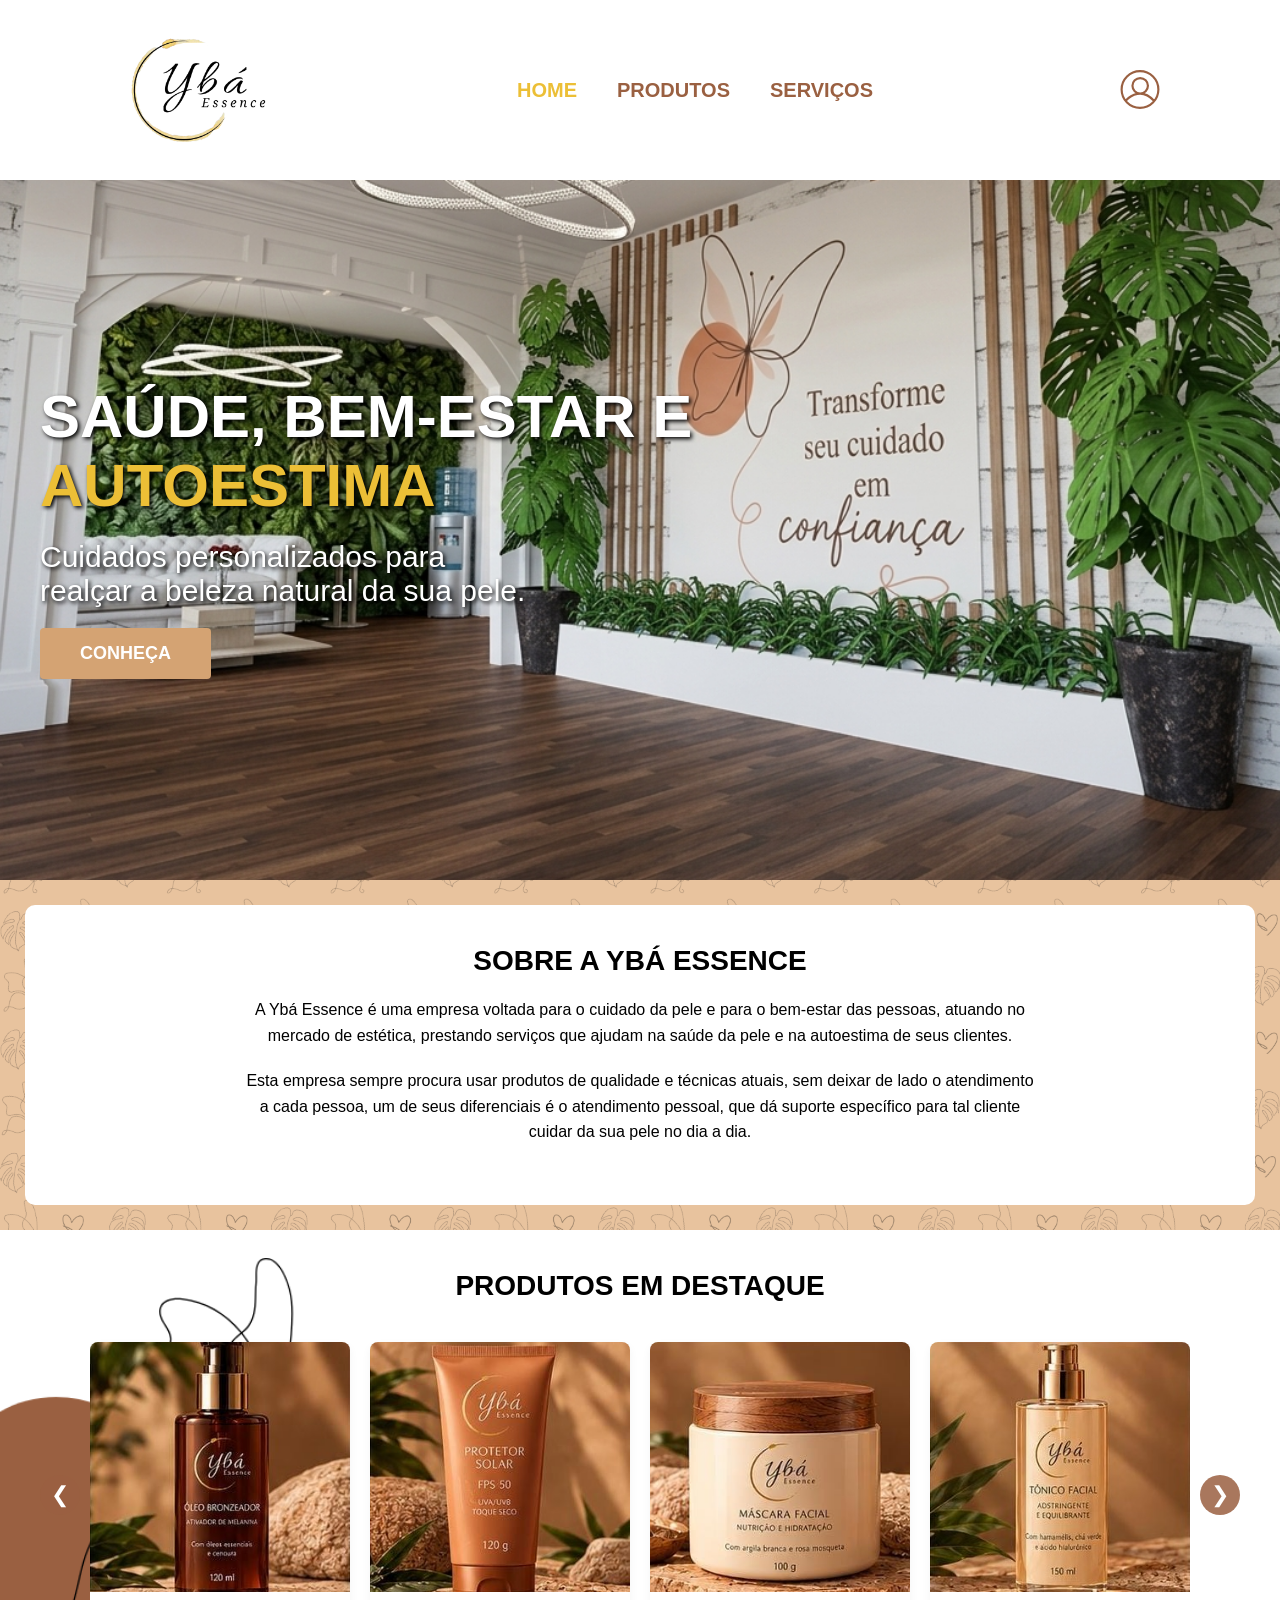
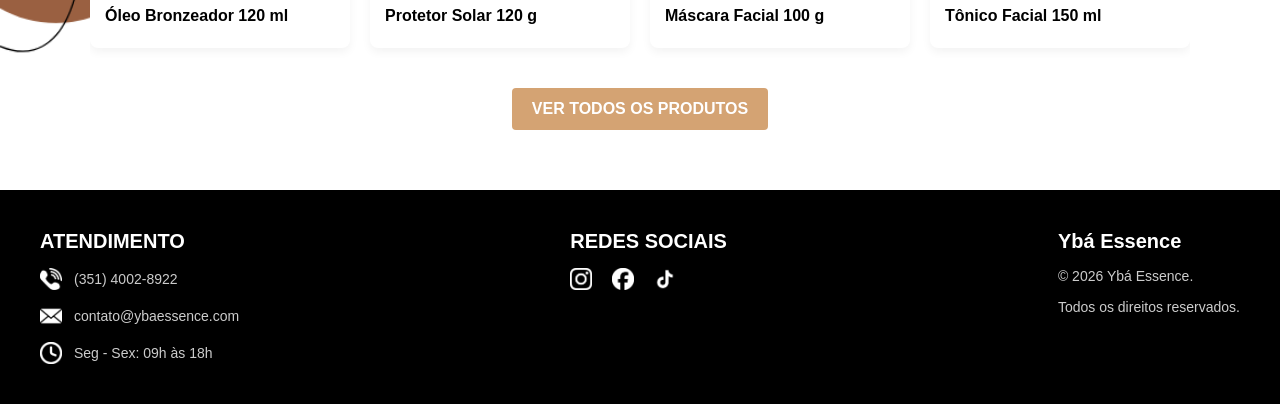
<file: index.html>
<!DOCTYPE html>
<html>

<head>
    <meta charset="UTF-8">
    <meta name="viewport" content="width=device-width, initial-scale=1.0">
    <title>Ybá Essence | Home</title>
    <link rel="stylesheet" href="css/style.css">
</head>

<body>
    <header>
        <img id="logo" src="assets/Logo.png" alt="Logo da marca">
        <nav>
            <a href="index.html" class="atual">HOME</a>
            <a href="produtos.html">PRODUTOS</a>
            <a href="servicos.html">SERVIÇOS</a>
        </nav>
        <img id="user" src="assets/Ícone - Usuário.svg" alt="User">
    </header>

    <main>
        <section id="banner">
            <h1>SAÚDE, BEM-ESTAR E <span class="destaque">AUTOESTIMA</span></h1>
            <p>
                Cuidados personalizados para realçar a beleza natural da sua pele.
            </p>
            <a class="botao" href="produtos.html">CONHEÇA</a>
        </section>

        <section id="sobre">
            <h2>SOBRE A YBÁ ESSENCE</h2>
            <p>
                A Ybá Essence é uma empresa voltada para o cuidado da pele e para o bem-estar das pessoas,
                atuando no mercado de estética, prestando serviços que ajudam na saúde da pele e na autoestima
                de seus clientes.
            </p>
            <p>
                Esta empresa sempre procura usar produtos de qualidade e técnicas atuais, sem deixar de lado o
                atendimento a cada pessoa, um de seus diferenciais é o atendimento pessoal, que dá suporte
                específico para tal cliente cuidar da sua pele no dia a dia.
            </p>
        </section>
        <section id="back">
            <section id="produto">
                <h2>PRODUTOS EM DESTAQUE</h2>
                <div class="carrossel-wrapper">
                    <button class="btn-carrossel prev" id="btnPrev">&#10094;</button>
                    <div class="cards-carrossel" id="carrosselCards">
                        <div class="roupas">
                            <img src="assets/products/produto1.jpeg" alt="Óleo Bronzeador 120 ml">
                            <h3>Óleo Bronzeador 120 ml</h3>
                        </div>
                        <div class="roupas">
                            <img src="assets/products/produto2.jpeg" alt="Protetor Solar 120 g">
                            <h3>Protetor Solar 120 g</h3>
                        </div>
                        <div class="roupas">
                            <img src="assets/products/produto3.jpeg" alt="Máscara Facial 100 g">
                            <h3>Máscara Facial 100 g</h3>
                        </div>
                        <div class="roupas">
                            <img src="assets/products/produto4.jpeg" alt="Tônico Facial 150 ml">
                            <h3>Tônico Facial 150 ml</h3>
                        </div>
                        <div class="roupas">
                            <img src="assets/products/produto5.jpeg" alt="Creme Esfoliante Corporal 300 g">
                            <h3>Creme Esfoliante Corporal 300 g</h3>
                        </div>
                    </div>
                    <button class="btn-carrossel next" id="btnNext">&#10095;</button>
                </div>
                <a href="produtos.html" class="botao">VER TODOS OS PRODUTOS</a>
            </section>
        </section>

        <!-- Script para carrossel automático -->
        <script>
            const carrossel = document.getElementById('carrosselCards');
            const btnNext = document.getElementById('btnNext');
            const btnPrev = document.getElementById('btnPrev');

            function girarCarrossel() {
                const larguraCard = carrossel.querySelector('.roupas').offsetWidth + 20;
                if (carrossel.scrollLeft + carrossel.clientWidth >= carrossel.scrollWidth - 10) {
                    carrossel.scrollTo({ left: 0, behavior: 'smooth' });
                } else {
                    carrossel.scrollBy({ left: larguraCard, behavior: 'smooth' });
                }
            }

            let interval = setInterval(girarCarrossel, 3000);

            carrossel.addEventListener('mouseenter', () => clearInterval(interval));
            carrossel.addEventListener('mouseleave', () => interval = setInterval(girarCarrossel, 3000));

            btnNext.addEventListener('click', () => {
                const larguraCard = carrossel.querySelector('.roupas').offsetWidth + 20;
                carrossel.scrollBy({ left: larguraCard, behavior: 'smooth' });
            });

            btnPrev.addEventListener('click', () => {
                const larguraCard = carrossel.querySelector('.roupas').offsetWidth + 20;
                carrossel.scrollBy({ left: -larguraCard, behavior: 'smooth' });
            });
        </script>
    </main>

    <footer>
        <div class="rodape">
            <div class="atendimento">
                <h3>ATENDIMENTO</h3>
                <div class="item">
                    <img src="assets/TelefoneB.png" alt="Telefone">
                    <p>(351) 4002-8922</p>
                </div>
                <div class="item">
                    <img src="assets/EmailB.png" alt="Email">
                    <p>contato@ybaessence.com</p>
                </div>
                <div class="item">
                    <img src="assets/RelógioB.png" alt="Horário">
                    <p>Seg - Sex: 09h às 18h</p>
                </div>
            </div>
            <div class="redes">
                <h3>REDES SOCIAIS</h3>
                <div class="icones">
                    <img src="assets/Instagram.png" alt="Instagram">
                    <img src="assets/Facebook.png" alt="Facebook">
                    <img src="assets/TikTok.png" alt="TikTok">
                </div>
            </div>
            <div class="moda">
                <h3>Ybá Essence</h3>
                <p>© 2026 Ybá Essence.</p>
                <p>Todos os direitos reservados.</p>
            </div>
        </div>
    </footer>
</body>

</html>
</file>
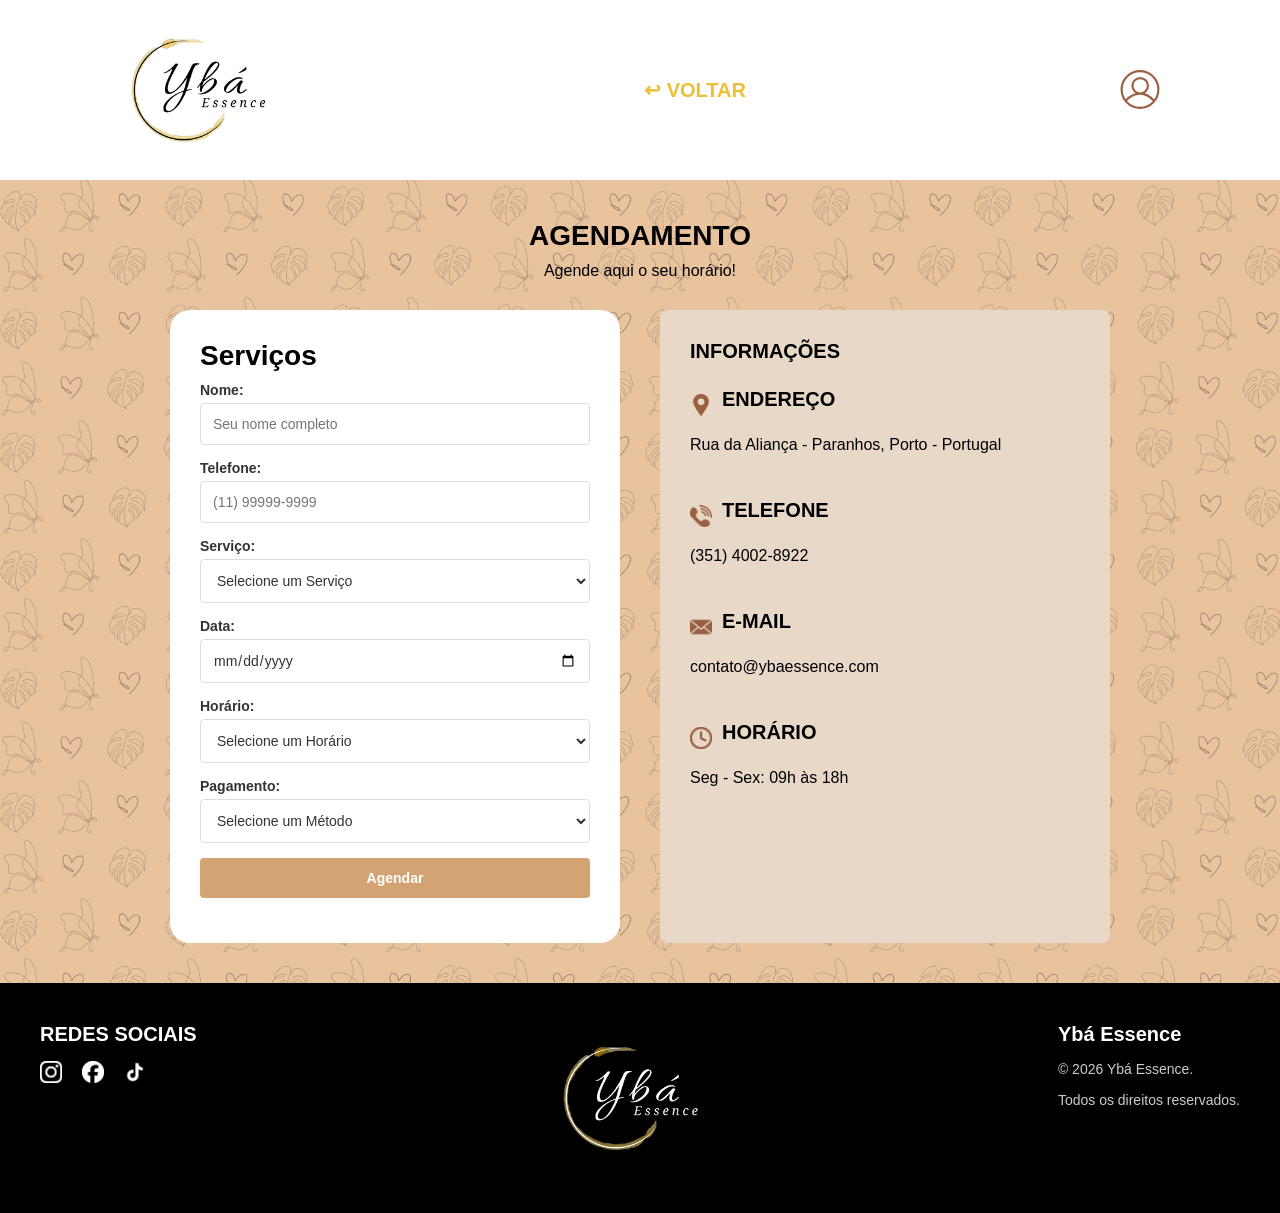
<file: agendamento.html>
<!DOCTYPE html>
<html>

<head>
    <meta charset="UTF-8">
    <meta name="viewport" content="width=device-width, initial-scale=1.0">
    <title>Ybá Essence | Agendamento</title>
    <link rel="stylesheet" href="css/style.css">
</head>

<body>
    <header>
        <img id="logo" src="assets/Logo.png" alt="Logo da marca">
        <nav class="agendamento-nav">
            <a href="servicos.html" class="atual">↩ VOLTAR</a>
        </nav>
        <img id="user" src="assets/Ícone - Usuário.svg" alt="User">
    </header>

    <main>
        <section id="contato">
            <h2>AGENDAMENTO</h2>
            <p>Agende aqui o seu horário!</p>

            <section id="container">
                <form>
                    <h2>Serviços</h2>

                    <label for="nome">Nome:</label>
                    <input type="text" name="nome" placeholder="Seu nome completo">

                    <label for="telefone">Telefone:</label>
                    <input type="tel" name="telefone" placeholder="(11) 99999-9999">

                    <label for="servico">Serviço:</label>
                    <select id="servico" name="servico">
                        <option value="" disabled selected>Selecione um Serviço</option>
                        <option>Bronzeamento Abrasileirado</option>
                        <option>Depilação Brasileira</option>
                        <option>Drenagem Linfática</option>
                        <option>Esfoliação Corporal</option>
                        <option>Limpeza Corporal</option>
                        <option>Limpeza Facial</option>
                        <option>Massagem</option>
                    </select>

                    <label for="data">Data:</label>
                    <input type="date" id="data" name="data">

                    <label for="horario">Horário:</label>
                    <select id="horario" name="horario">
                        <option value="" disabled selected>Selecione um Horário</option>
                        <option>09:00</option>
                        <option>10:00</option>
                        <option>11:00</option>
                        <option>12:00</option>
                        <option>13:00</option>
                        <option>14:00</option>
                        <option>15:00</option>
                        <option>16:00</option>
                        <option>17:00</option>
                    </select>

                    <label for="pagamento">Pagamento:</label>
                    <select id="pagamento" name="pagamento">
                        <option value="" disabled selected>Selecione um Método</option>
                        <option>PIX</option>
                        <option>Cartão de Crédito</option>
                        <option>Cartão de Débito</option>
                    </select>

                    <input type="submit" value="Agendar" class="botao">
                </form>

                <div id="info">
                    <h3>INFORMAÇÕES</h3>
                    <div id="item">
                        <img src="assets/Localização.png" alt="Localização">
                        <h3>ENDEREÇO</h3>
                    </div>
                    <p>Rua da Aliança - Paranhos, Porto - Portugal</p>

                    <div id="item">
                        <img src="assets/Telefone.png" alt="Localização">
                        <h3>TELEFONE</h3>
                    </div>
                    <p>(351) 4002-8922</p>

                    <div id="item">
                        <img src="assets/Email.png" alt="Localização">
                        <h3>E-MAIL</h3>
                    </div>
                    <p>contato@ybaessence.com</p>

                    <div id="item">
                        <img src="assets/Relógio.png" alt="Localização">
                        <h3>HORÁRIO</h3>
                    </div>
                    <p>Seg - Sex: 09h às 18h</p>
                </div>
            </section>
        </section>
    </main>

    <footer>
        <div class="rodape">
            <div class="redes">
                <h3>REDES SOCIAIS</h3>
                <div class="icones">
                    <img src="assets/Instagram.png" alt="Instagram">
                    <img src="assets/Facebook.png" alt="Facebook">
                    <img src="assets/TikTok.png" alt="TikTok">
                </div>
            </div>
            <img id="logo" src="assets/LogoBranco.png" alt="Logo da marca">
            <div class="moda">
                <h3>Ybá Essence</h3>
                <p>© 2026 Ybá Essence.</p>
                <p>Todos os direitos reservados.</p>
            </div>
        </div>
    </footer>
</body>

</html>
</file>
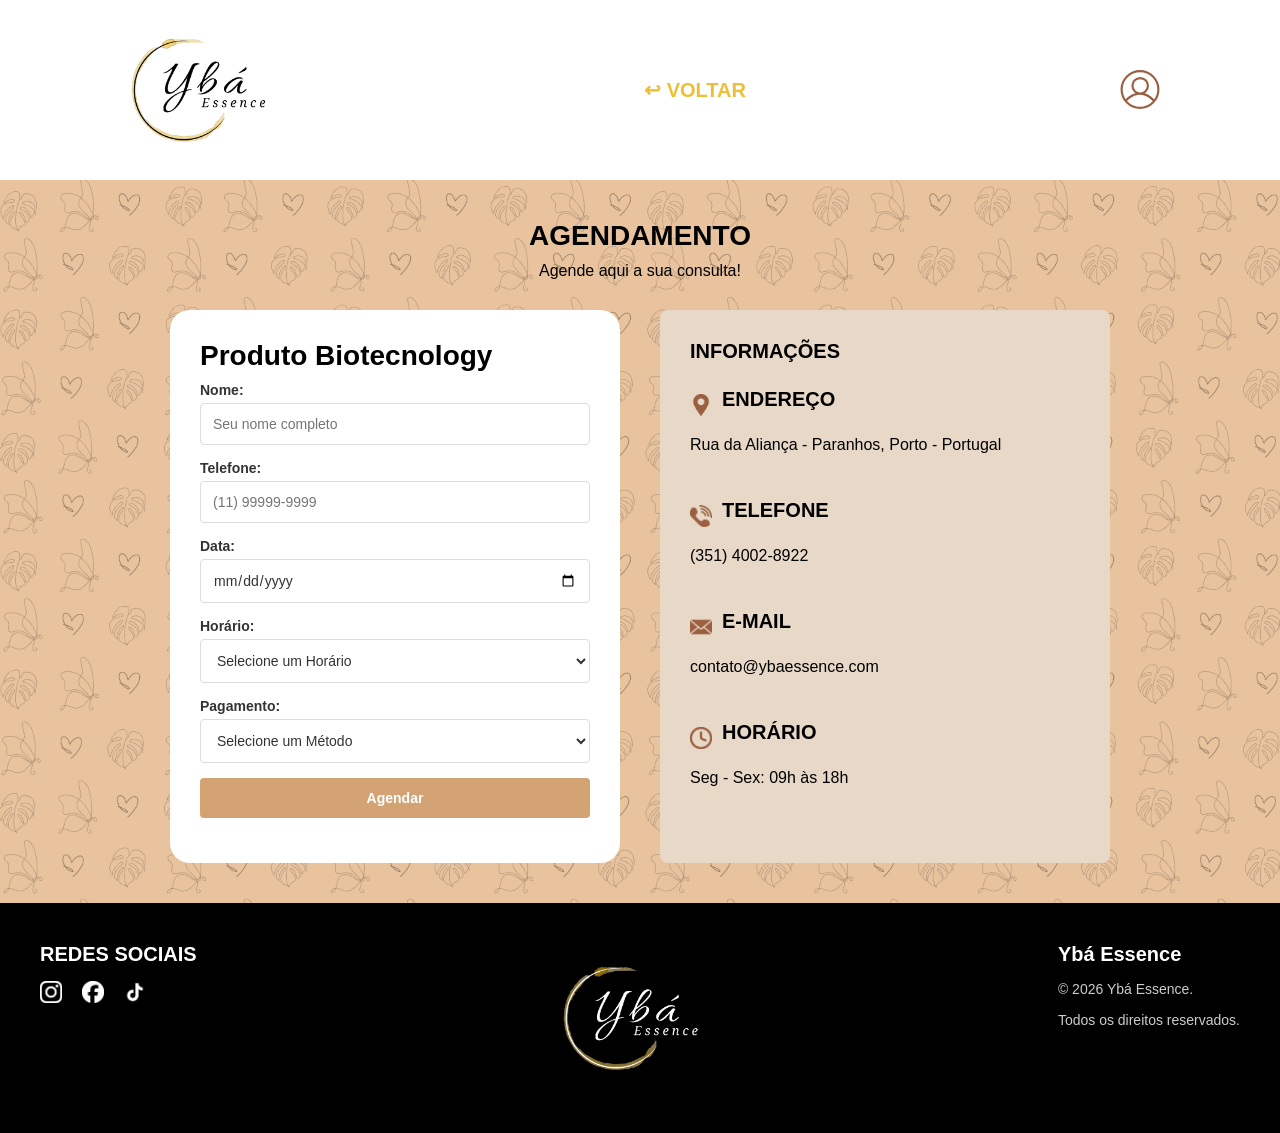
<file: agendamento_byo.html>
<!DOCTYPE html>
<html>

<head>
    <meta charset="UTF-8">
    <meta name="viewport" content="width=device-width, initial-scale=1.0">
    <title>Ybá Essence | Agendamento</title>
    <link rel="stylesheet" href="css/style.css">
</head>

<body>
    <header>
        <img id="logo" src="assets/Logo.png" alt="Logo da marca">
        <nav class="agendamento-nav">
            <a href="servicos.html" class="atual">↩ VOLTAR</a>
        </nav>
        <img id="user" src="assets/Ícone - Usuário.svg" alt="User">
    </header>

    <main>
        <section id="contato">
            <h2>AGENDAMENTO</h2>
            <p>Agende aqui a sua consulta!</p>

            <section id="container">
                <form>
                    <h2>Produto Biotecnology</h2>

                    <label for="nome">Nome:</label>
                    <input type="text" name="nome" placeholder="Seu nome completo">

                    <label for="telefone">Telefone:</label>
                    <input type="tel" name="telefone" placeholder="(11) 99999-9999">

                    <label for="data">Data:</label>
                    <input type="date" id="data" name="data">

                    <label for="horario">Horário:</label>
                    <select id="horario" name="horario">
                        <option value="" disabled selected>Selecione um Horário</option>
                        <option>09:00</option>
                        <option>10:00</option>
                        <option>11:00</option>
                        <option>12:00</option>
                        <option>13:00</option>
                        <option>14:00</option>
                        <option>15:00</option>
                        <option>16:00</option>
                        <option>17:00</option>
                    </select>

                    <label for="pagamento">Pagamento:</label>
                    <select id="pagamento" name="pagamento">
                        <option value="" disabled selected>Selecione um Método</option>
                        <option>PIX</option>
                        <option>Cartão de Crédito</option>
                        <option>Cartão de Débito</option>
                    </select>

                    <input type="submit" value="Agendar" class="botao">
                </form>

                <div id="info">
                    <h3>INFORMAÇÕES</h3>
                    <div id="item">
                        <img src="assets/Localização.png" alt="Localização">
                        <h3>ENDEREÇO</h3>
                    </div>
                    <p>Rua da Aliança - Paranhos, Porto - Portugal</p>

                    <div id="item">
                        <img src="assets/Telefone.png" alt="Localização">
                        <h3>TELEFONE</h3>
                    </div>
                    <p>(351) 4002-8922</p>

                    <div id="item">
                        <img src="assets/Email.png" alt="Localização">
                        <h3>E-MAIL</h3>
                    </div>
                    <p>contato@ybaessence.com</p>

                    <div id="item">
                        <img src="assets/Relógio.png" alt="Localização">
                        <h3>HORÁRIO</h3>
                    </div>
                    <p>Seg - Sex: 09h às 18h</p>
                </div>
            </section>
        </section>
    </main>

    <footer>
        <div class="rodape">
            <div class="redes">
                <h3>REDES SOCIAIS</h3>
                <div class="icones">
                    <img src="assets/Instagram.png" alt="Instagram">
                    <img src="assets/Facebook.png" alt="Facebook">
                    <img src="assets/TikTok.png" alt="TikTok">
                </div>
            </div>
            <img id="logo" src="assets/LogoBranco.png" alt="Logo da marca">
            <div class="moda">
                <h3>Ybá Essence</h3>
                <p>© 2026 Ybá Essence.</p>
                <p>Todos os direitos reservados.</p>
            </div>
        </div>
    </footer>
</body>

</html>
</file>
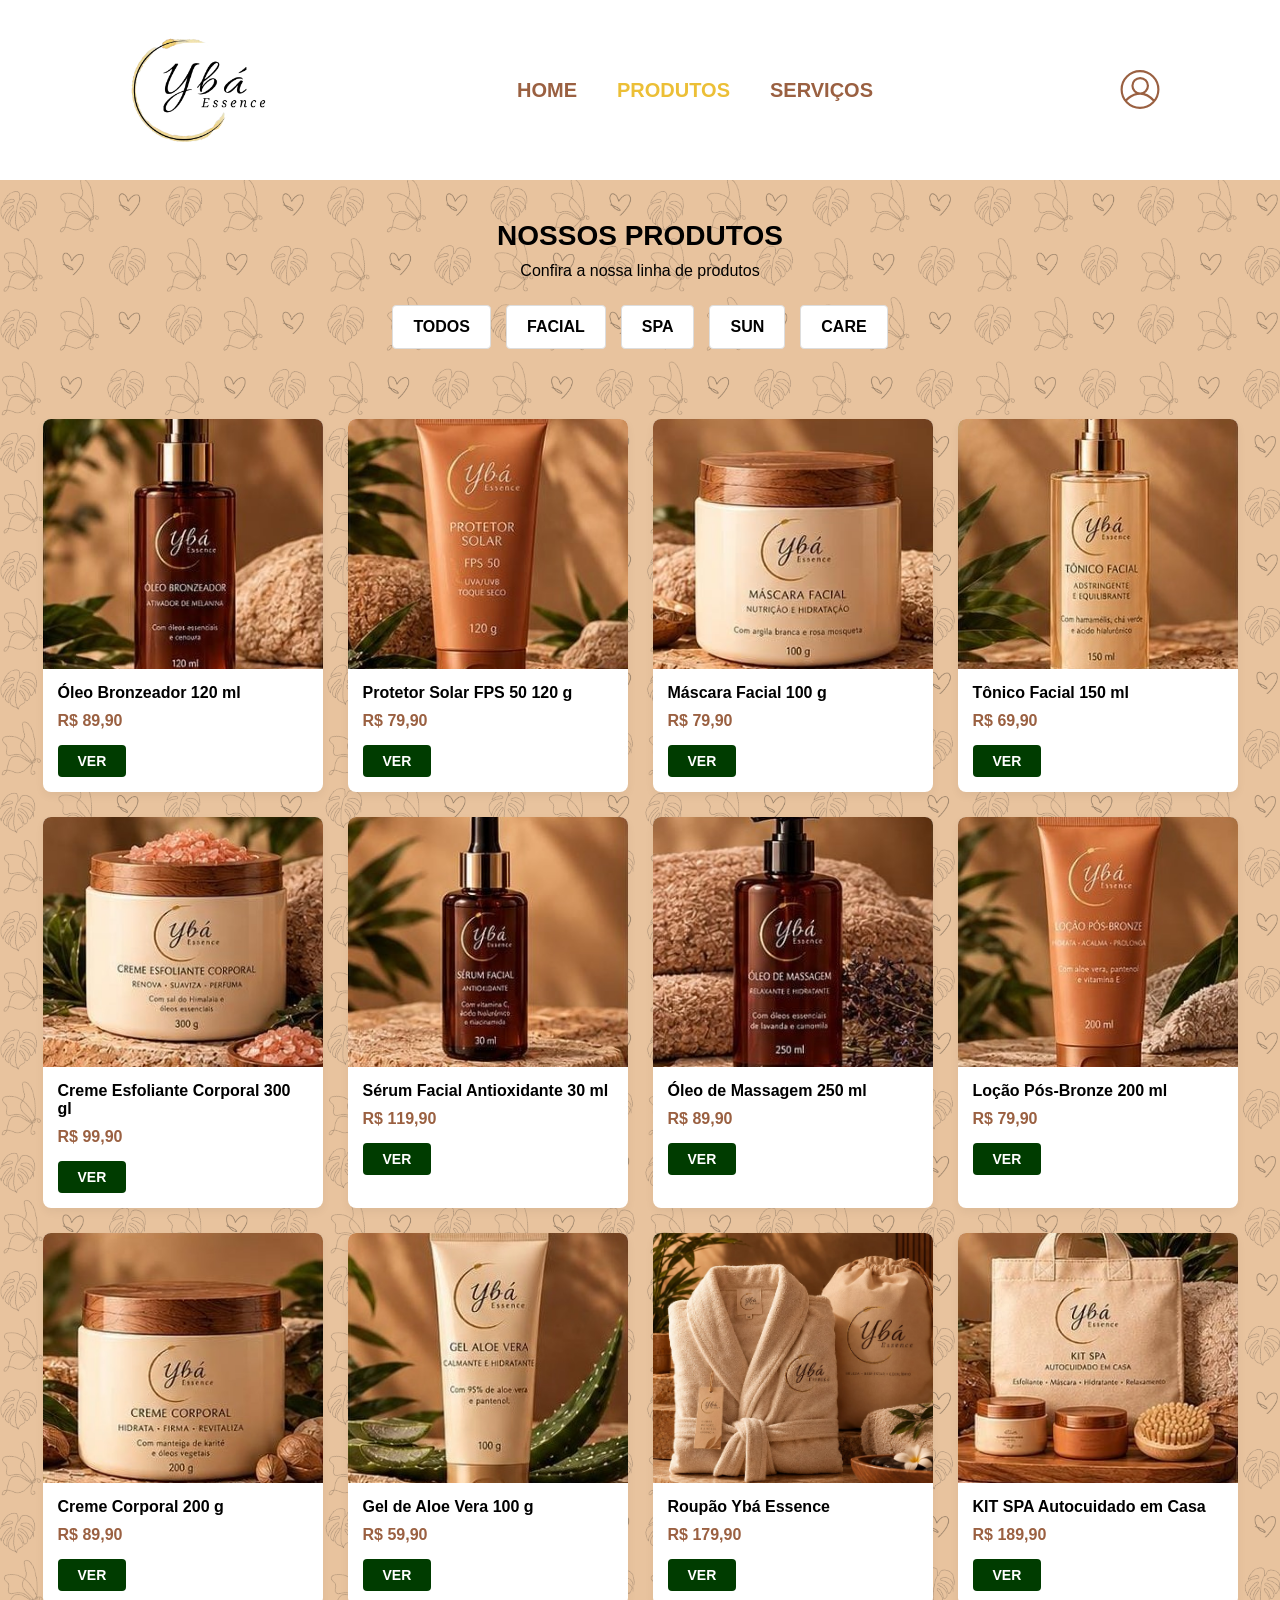
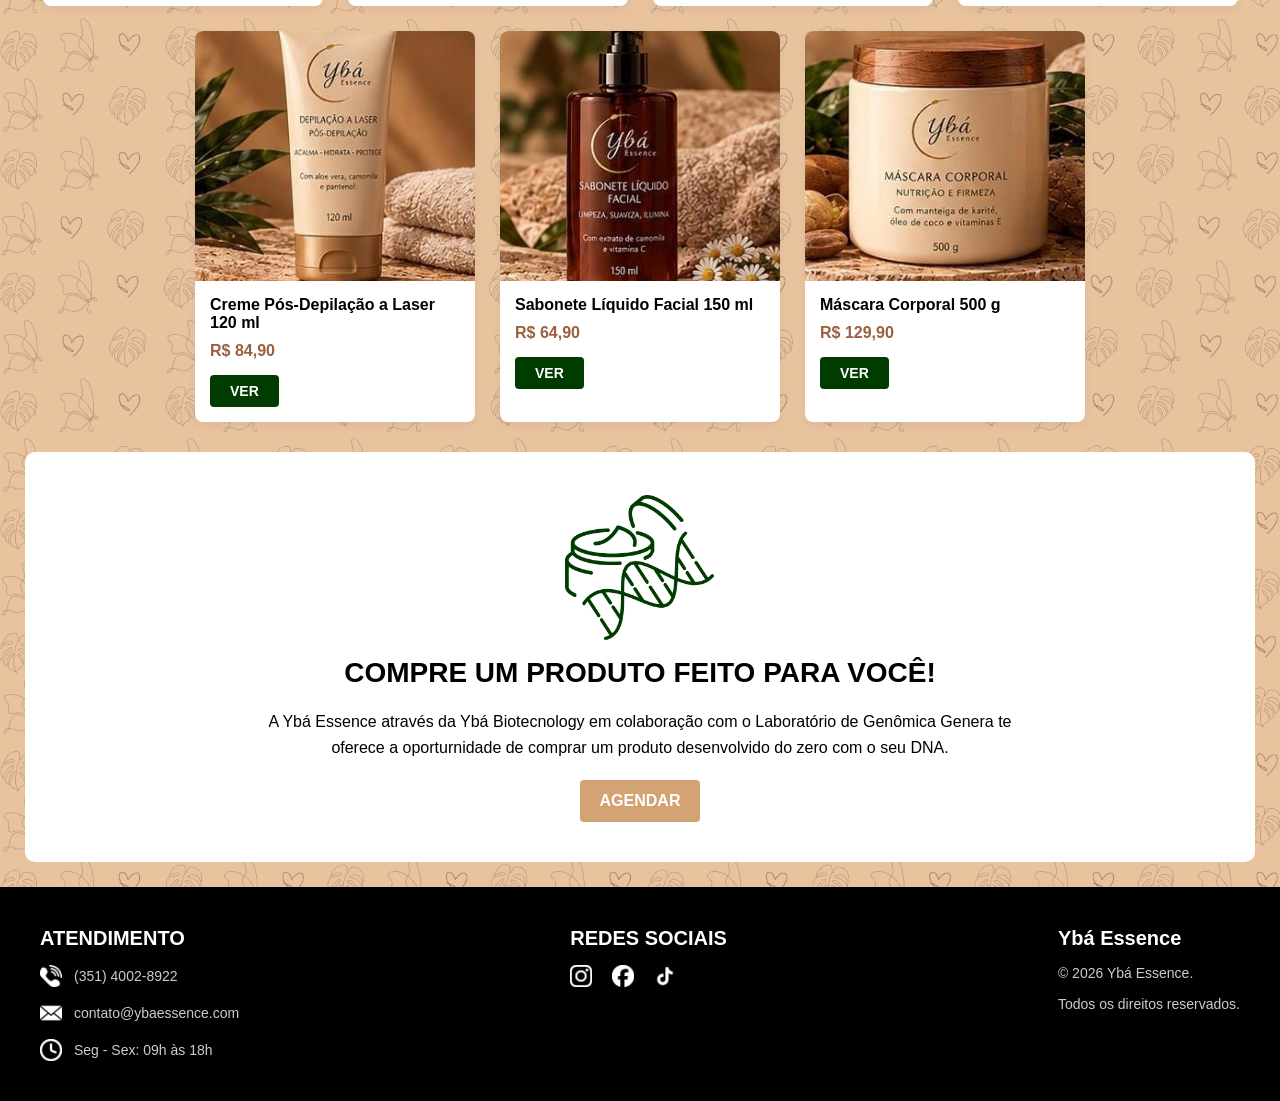
<file: produtos.html>
<!DOCTYPE html>
<html>

<head>
    <meta charset="UTF-8">
    <meta name="viewport" content="width=device-width, initial-scale=1.0">
    <title>Ybá Essence | Produtos</title>
    <link rel="stylesheet" href="css/style.css">
</head>

<body>
    <header>
        <img id="logo" src="assets/Logo.png" alt="Logo da marca">
        <nav>
            <a href="index.html">HOME</a>
            <a href="produtos.html" class="atual">PRODUTOS</a>
            <a href="servicos.html">SERVIÇOS</a>
        </nav>
        <img id="user" src="assets/Ícone - Usuário.svg" alt="User">
    </header>

    <main>
        <section id="menu">
            <h2>NOSSOS PRODUTOS</h2>
            <p>Confira a nossa linha de produtos</p>
            <div class="estilos">
                <div class="botao">TODOS</div>
                <div class="botao">FACIAL</div>
                <div class="botao">SPA</div>
                <div class="botao">SUN</div>
                <div class="botao">CARE</div>
            </div>
        </section>

        <section id="produtos">
            <div class="cards">
                <div class="roupas">
                    <img src="assets/products/produto1.jpeg" alt="Óleo Bronzeador 120 ml">
                    <h3>Óleo Bronzeador 120 ml</h3>
                    <p>R$ 89,90</p>
                    <div class="botao">VER</div>
                </div>
                <div class="roupas">
                    <img src="assets/products/produto2.jpeg" alt="Protetor Solar FPS 50 120 g">
                    <h3>Protetor Solar FPS 50 120 g</h3>
                    <p>R$ 79,90</p>
                    <div class="botao">VER</div>
                </div>
                <div class="roupas">
                    <img src="assets/products/produto3.jpeg" alt="Máscara Facial 100 g">
                    <h3>Máscara Facial 100 g</h3>
                    <p>R$ 79,90</p>
                    <div class="botao">VER</div>
                </div>
                <div class="roupas">
                    <img src="assets/products/produto4.jpeg" alt="Tônico Facial 150 ml">
                    <h3>Tônico Facial 150 ml</h3>
                    <p>R$ 69,90</p>
                    <div class="botao">VER</div>
                </div>
                <div class="roupas">
                    <img src="assets/products/produto5.jpeg" alt="Creme Esfoliante Corporal 300 g">
                    <h3>Creme Esfoliante Corporal 300 gl</h3>
                    <p>R$ 99,90</p>
                    <div class="botao">VER</div>
                </div>
                <div class="roupas">
                    <img src="assets/products/produto6.jpeg" alt="Sérum Facial Antioxidante 30 ml">
                    <h3>Sérum Facial Antioxidante 30 ml</h3>
                    <p>R$ 119,90</p>
                    <div class="botao">VER</div>
                </div>
                <div class="roupas">
                    <img src="assets/products/produto7.jpeg" alt="Óleo de Massagem 250 ml">
                    <h3>Óleo de Massagem 250 ml</h3>
                    <p>R$ 89,90</p>
                    <div class="botao">VER</div>
                </div>
                <div class="roupas">
                    <img src="assets/products/produto8.jpeg" alt="Loção Pós-Bronze 200 ml">
                    <h3>Loção Pós-Bronze 200 ml</h3>
                    <p>R$ 79,90</p>
                    <div class="botao">VER</div>
                </div>
                <div class="roupas">
                    <img src="assets/products/produto9.jpeg" alt="Creme Corporal 200 g">
                    <h3>Creme Corporal 200 g</h3>
                    <p>R$ 89,90</p>
                    <div class="botao">VER</div>
                </div>
                <div class="roupas">
                    <img src="assets/products/produto10.jpeg" alt="Gel de Aloe Vera 100 g">
                    <h3>Gel de Aloe Vera 100 g</h3>
                    <p>R$ 59,90</p>
                    <div class="botao">VER</div>
                </div>
                <div class="roupas">
                    <img src="assets/products/produto11.jpeg" alt="Roupão Ybá Essence">
                    <h3>Roupão Ybá Essence</h3>
                    <p>R$ 179,90</p>
                    <div class="botao">VER</div>
                </div>
                <div class="roupas">
                    <img src="assets/products/produto12.jpeg" alt="KIT SPA Autocuidado em Casa">
                    <h3>KIT SPA Autocuidado em Casa</h3>
                    <p>R$ 189,90</p>
                    <div class="botao">VER</div>
                </div>
                <div class="roupas">
                    <img src="assets/products/produto13.jpeg" alt="Creme Pós-Depilação a Laser 120 ml">
                    <h3>Creme Pós-Depilação a Laser 120 ml</h3>
                    <p>R$ 84,90</p>
                    <div class="botao">VER</div>
                </div>
                <div class="roupas">
                    <img src="assets/products/produto14.jpeg" alt="Sabonete Líquido Facial 150 ml">
                    <h3>Sabonete Líquido Facial 150 ml</h3>
                    <p>R$ 64,90</p>
                    <div class="botao">VER</div>
                </div>
                <div class="roupas">
                    <img src="assets/products/produto15.jpeg" alt="Máscara Corporal 500 g">
                    <h3>Máscara Corporal 500 g</h3>
                    <p>R$ 129,90</p>
                    <div class="botao">VER</div>
                </div>
            </div>

            <section id="sobre">
                <img id="bio" src="assets/BioTec.png" alt="Ícone Biotecnology">
                <h2>COMPRE UM PRODUTO FEITO PARA VOCÊ!</h2>
                <p>
                    A Ybá Essence através da Ybá Biotecnology em colaboração com o Laboratório de Genômica Genera te
                    oferece
                    a oporturnidade de comprar um produto desenvolvido do zero com o seu DNA.
                </p>
                <a class="botao" href="agendamento_byo.html">AGENDAR</a>
            </section>
        </section>
    </main>

    <footer>
        <div class="rodape">
            <div class="atendimento">
                <h3>ATENDIMENTO</h3>
                <div class="item">
                    <img src="assets/TelefoneB.png" alt="Telefone">
                    <p>(351) 4002-8922</p>
                </div>
                <div class="item">
                    <img src="assets/EmailB.png" alt="Email">
                    <p>contato@ybaessence.com</p>
                </div>
                <div class="item">
                    <img src="assets/RelógioB.png" alt="Horário">
                    <p>Seg - Sex: 09h às 18h</p>
                </div>
            </div>
            <div class="redes">
                <h3>REDES SOCIAIS</h3>
                <div class="icones">
                    <img src="assets/Instagram.png" alt="Instagram">
                    <img src="assets/Facebook.png" alt="Facebook">
                    <img src="assets/TikTok.png" alt="TikTok">
                </div>
            </div>
            <div class="moda">
                <h3>Ybá Essence</h3>
                <p>© 2026 Ybá Essence.</p>
                <p>Todos os direitos reservados.</p>
            </div>
        </div>
    </footer>
</body>

</html>
</file>
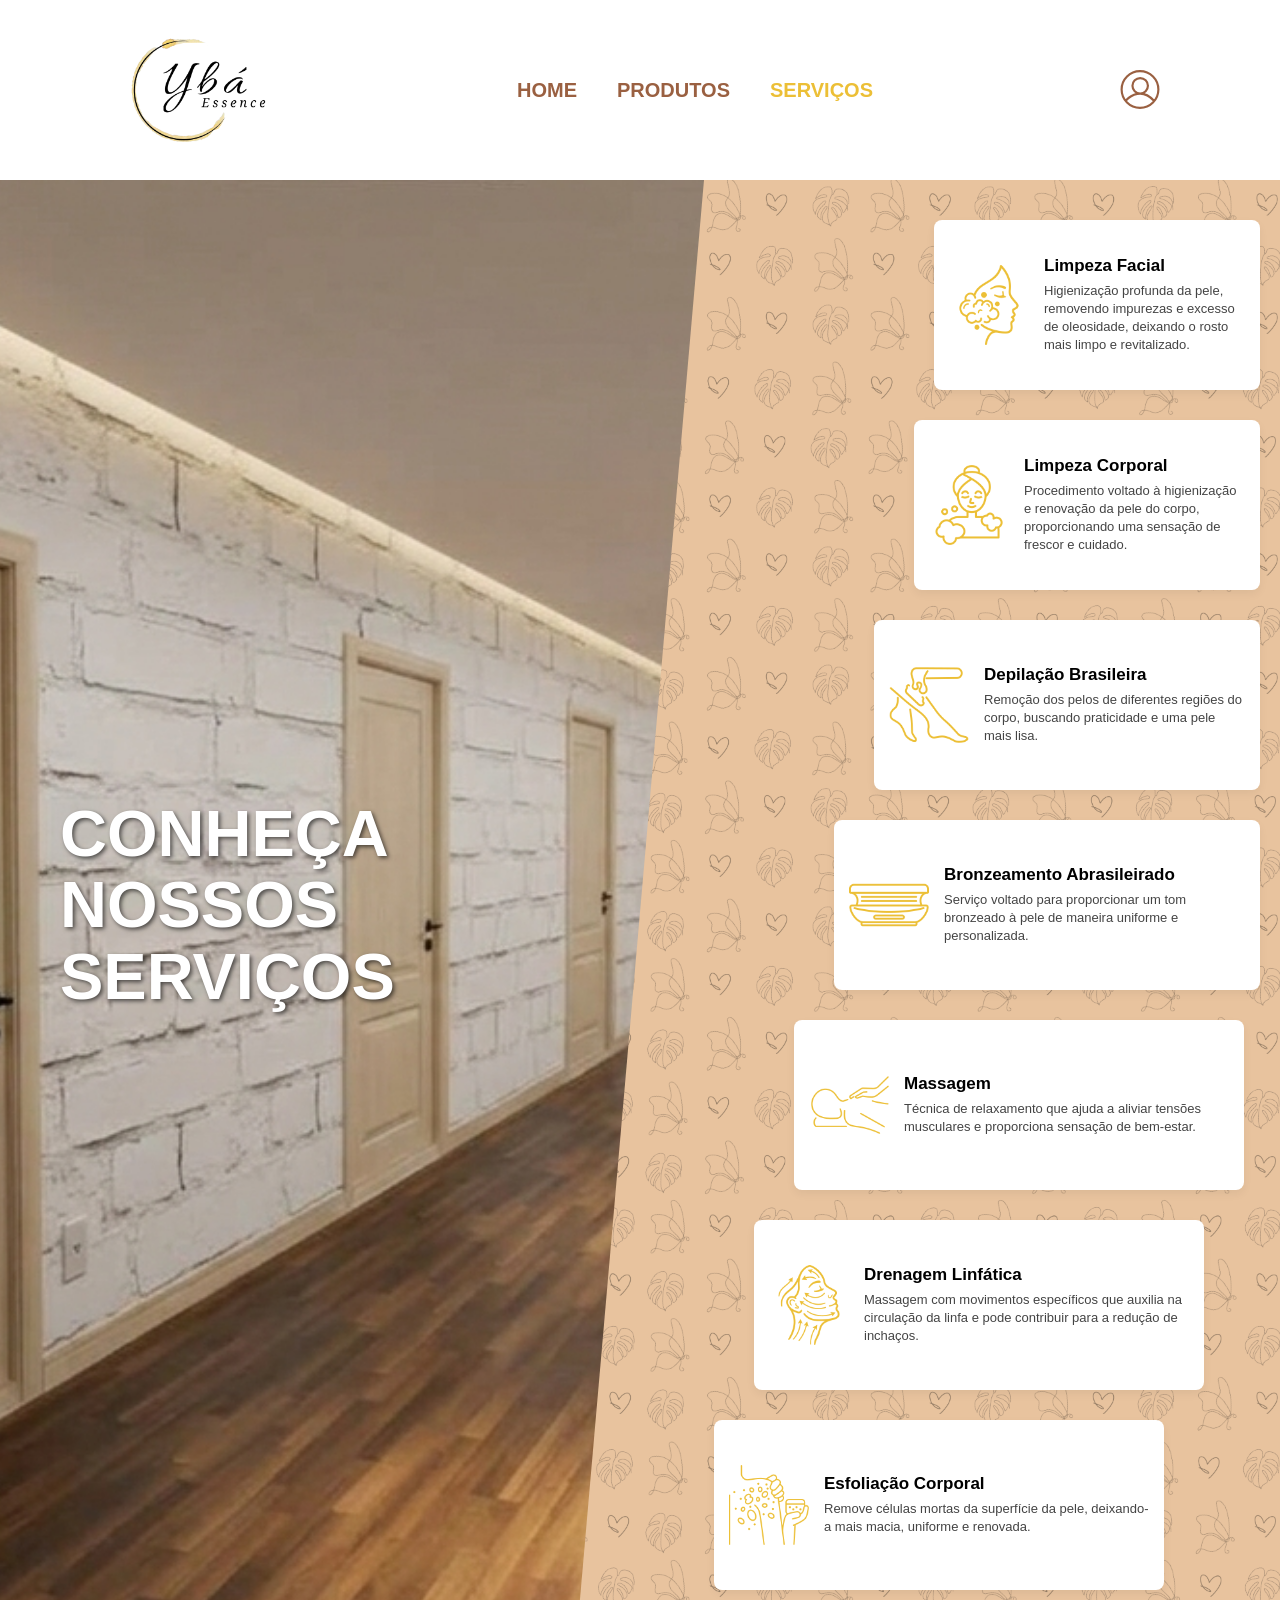
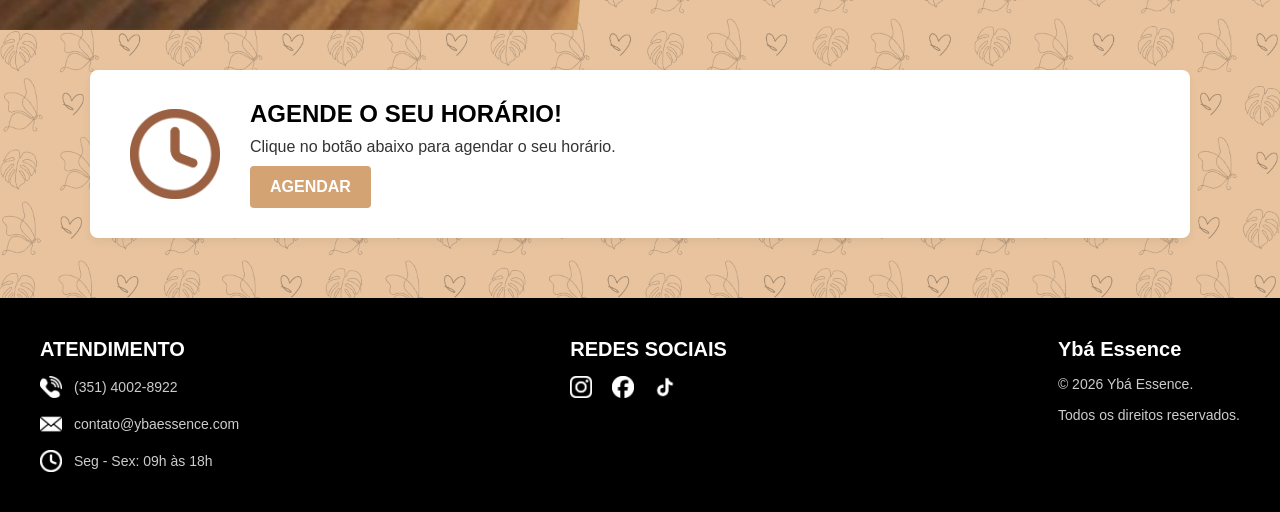
<file: servicos.html>
<!DOCTYPE html>
<html lang="pt-BR">

<head>
    <meta charset="UTF-8">
    <meta name="viewport" content="width=device-width, initial-scale=1.0">
    <title>Ybá Essence | Serviços</title>
    <link rel="stylesheet" href="css/style.css">
</head>

<body class="pagina-servicos">
    <header>
        <img id="logo" src="assets/Logo.png" alt="Logo da marca">
        <nav>
            <a href="index.html">HOME</a>
            <a href="produtos.html">PRODUTOS</a>
            <a href="servicos.html" class="atual">SERVIÇOS</a>
        </nav>
        <img id="user" src="assets/Ícone - Usuário.svg" alt="User">
    </header>

    <main>
        <section id="servicos-container">

            <!-- Lado Esquerdo: Banner -->
            <div class="servicos-banner-lado">
                <div class="banner-conteudo">
                    <h1>CONHEÇA NOSSOS SERVIÇOS</h1>
                </div>
            </div>

            <!-- Lado Direito: Cards em Cascata -->
            <div class="servicos-cards-lado">
                <div class="cards-cascata">
                    <div class="servico card-1">
                        <img src="assets/Facial.png" alt="Ícone Limpeza Facial">
                        <div class="servico-info">
                            <h3>Limpeza Facial</h3>
                            <p>
                                Higienização profunda da pele, removendo impurezas e excesso
                                de oleosidade, deixando o rosto mais limpo e revitalizado.
                            </p>
                        </div>
                    </div>
                    <div class="servico card-2">
                        <img src="assets/Corporal.png" alt="Ícone Limpeza Corporal">
                        <div class="servico-info">
                            <h3>Limpeza Corporal</h3>
                            <p>
                                Procedimento voltado à higienização e renovação da pele do corpo,
                                proporcionando uma sensação de frescor e cuidado.
                            </p>
                        </div>
                    </div>
                    <div class="servico card-3">
                        <img src="assets/Depilação.png" alt="Ícone Depilação Brasileira">
                        <div class="servico-info">
                            <h3>Depilação Brasileira</h3>
                            <p>
                                Remoção dos pelos de diferentes regiões do corpo, buscando
                                praticidade e uma pele mais lisa.
                            </p>
                        </div>
                    </div>
                    <div class="servico card-4">
                        <img src="assets/Bronzeamento.png" alt="Ícone Bronzeamento Abrasileirado">
                        <div class="servico-info">
                            <h3>Bronzeamento Abrasileirado</h3>
                            <p>
                                Serviço voltado para proporcionar um tom bronzeado à pele
                                de maneira uniforme e personalizada.
                            </p>
                        </div>
                    </div>
                    <div class="servico card-5">
                        <img src="assets/Massagem.png" alt="Ícone Massagem">
                        <div class="servico-info">
                            <h3>Massagem</h3>
                            <p>
                                Técnica de relaxamento que ajuda a aliviar tensões musculares
                                e proporciona sensação de bem-estar.
                            </p>
                        </div>
                    </div>
                    <div class="servico card-6">
                        <img src="assets/Drenagem.png" alt="Ícone Drenagem Linfática">
                        <div class="servico-info">
                            <h3>Drenagem Linfática</h3>
                            <p>
                                Massagem com movimentos específicos que auxilia na circulação
                                da linfa e pode contribuir para a redução de inchaços.
                            </p>
                        </div>
                    </div>
                    <div class="servico card-7">
                        <img src="assets/Esfoliação.png" alt="Ícone Esfoliação Corporal">
                        <div class="servico-info">
                            <h3>Esfoliação Corporal</h3>
                            <p>
                                Remove células mortas da superfície da pele, deixando-a mais
                                macia, uniforme e renovada.
                            </p>
                        </div>
                    </div>
                </div>
            </div>
        </section>

        <!-- Seção Agendar -->
        <section id="agendar">
            <img id="bio" src="assets/Relógio.png" alt="Ícone Biotecnology">
            <div class="agendar-texto">
                <h2>AGENDE O SEU HORÁRIO!</h2>
                <p>
                    Clique no botão abaixo para agendar o seu horário.
                </p>
                <a class="botao" href="agendamento.html">AGENDAR</a>
            </div>
        </section>
    </main>

    <footer>
        <div class="rodape">
            <div class="atendimento">
                <h3>ATENDIMENTO</h3>
                <div class="item">
                    <img src="assets/TelefoneB.png" alt="Telefone">
                    <p>(351) 4002-8922</p>
                </div>
                <div class="item">
                    <img src="assets/EmailB.png" alt="Email">
                    <p>contato@ybaessence.com</p>
                </div>
                <div class="item">
                    <img src="assets/RelógioB.png" alt="Horário">
                    <p>Seg - Sex: 09h às 18h</p>
                </div>
            </div>
            <div class="redes">
                <h3>REDES SOCIAIS</h3>
                <div class="icones">
                    <img src="assets/Instagram.png" alt="Instagram">
                    <img src="assets/Facebook.png" alt="Facebook">
                    <img src="assets/TikTok.png" alt="TikTok">
                </div>
            </div>
            <div class="moda">
                <h3>Ybá Essence</h3>
                <p>© 2026 Ybá Essence.</p>
                <p>Todos os direitos reservados.</p>
            </div>
        </div>
    </footer>
</body>

</html>
</file>
<file: css/style.css>
* {
    margin: 0;
    padding: 0;
    box-sizing: border-box;
    font-family: 'Montserrat', sans-serif;
}

body {
    background-color: #E8C39E;
    display: flex;
    flex-direction: column;
    min-height: 100vh;
    background-image: url("../assets/ProductsBackground.png");
    background-size: contain;
}

main {
    flex: 1;
}

/* Tipografia Geral */
h1 {
    font-weight: bold;
    color: white;
    font-size: 40px;
}

h2 {
    font-weight: bold;
    color: black;
    font-size: 28px;
}

h3 {
    font-weight: bold;
    color: black;
    font-size: 20px;
}

p {
    color: black;
    font-size: 16px;
}

.atual,
.destaque {
    color: #ECBF36;
}

/* Botão Geral */
.botao {
    color: white;
    text-align: center;
    font-weight: bold;
    background-color: #d4a373;
    display: inline-block;
    padding: 12px 20px;
    border-radius: 4px;
    cursor: pointer;
    text-decoration: none;
    transition: background 0.3s, border-radius 0.3s;
}

.botao:hover {
    background-color: #9A6041;
    border-radius: 4px;
}

/* ==========================================
   CABEÇALHO & NAVEGAÇÃO
   ========================================== */
header {
    background-color: #ffffff;
    display: flex;
    flex-wrap: wrap;
    justify-content: space-between;
    align-items: center;
    padding: 15px 120px;
    gap: 20px;
}

#logo {
    width: 150px;
    height: auto;
    display: block;
}

nav {
    display: flex;
    align-items: center;
    gap: 10px;
}

nav a {
    color: #9A6041;
    text-decoration: none;
    display: inline-block;
    transition: background 0.3s, color 0.3s;
    font-weight: bold;
    font-size: 20px;
    padding: 10px 15px;
}

nav a:hover {
    background-color: #9A6041;
    color: #ffffff;
    border-radius: 4px;
}

#user {
    width: 40px;
    height: 40px;
    display: block;
}

/* ==========================================
   HOME PAGE - BANNER
   ========================================== */
#banner {
    background-image: url("../assets/Banner.png");
    background-size: cover;
    background-position: center;
    background-repeat: no-repeat;
    background-attachment: fixed;
    display: flex;
    flex-direction: column;
    justify-content: center;
    align-items: flex-start;
    height: 700px;
    padding: 0 40px;
    gap: 20px;
}

#banner h1 {
    color: white;
    text-shadow: 2px 2px 4px #000000;
    font-weight: bold;
    font-size: 60px;
    max-width: 750px;
}

#banner p {
    color: white;
    text-shadow: 2px 2px 4px #000000;
    font-size: 30px;
    max-width: 500px;
}

#banner .botao {
    font-size: 18px;
    padding: 15px 40px;
}

#back {
    background-image: url("../assets/SobreBanner.png");
    background-size: cover;
}

/* ==========================================
   SEÇÃO SOBRE / AGENDAR PADRÃO (Home e Produtos)
   ========================================== */
#sobre {
    background-color: #ffffff;
    text-align: center;
    padding: 40px 20px;
    margin: 25px 25px;
    border-radius: 10px;
}

#sobre p {
    max-width: 800px;
    margin: 20px auto 20px auto;
    line-height: 1.6;
}

#bio {
    width: 150px;
    height: auto;
    display: block;
    margin: 0 auto 15px auto;
}

/* ==========================================
   CARROSSEL & GRID DE PRODUTOS
   ========================================== */
#produto {
    text-align: center;
    padding: 40px 20px 60px 20px;
}

.carrossel-wrapper {
    position: relative;
    max-width: 1200px;
    margin: 30px auto;
    padding: 0 50px;
}

.cards-carrossel {
    display: flex;
    gap: 20px;
    overflow-x: auto;
    scroll-behavior: smooth;
    padding: 10px 0;
    scrollbar-width: none;
}

.cards-carrossel::-webkit-scrollbar {
    display: none;
}

.cards-carrossel .roupas {
    flex: 0 0 calc(25% - 15px);
    min-width: 240px;
}

.btn-carrossel {
    position: absolute;
    top: 50%;
    transform: translateY(-50%);
    background-color: rgba(154, 96, 65, 0.85);
    color: white;
    border: none;
    font-size: 22px;
    width: 40px;
    height: 40px;
    border-radius: 50%;
    cursor: pointer;
    z-index: 10;
    transition: background-color 0.3s;
}

.btn-carrossel:hover {
    background-color: #9A6041;
}

.btn-carrossel.prev {
    left: 0;
}

.btn-carrossel.next {
    right: 0;
}

.cards {
    display: flex;
    flex-wrap: wrap;
    justify-content: center;
    gap: 25px;
    max-width: 1200px;
    margin: 30px auto;
}

.roupas {
    flex: 1 1 240px;
    max-width: 280px;
    background-color: white;
    text-align: left;
    border-radius: 8px;
    overflow: hidden;
    box-shadow: 0 4px 10px rgba(0, 0, 0, 0.05);
    display: flex;
    flex-direction: column;
}

.roupas img {
    width: 100%;
    height: 250px;
    object-fit: cover;
}

.roupas h3 {
    font-size: 16px;
    color: black;
    margin: 15px 15px 5px 15px;
}

.roupas p {
    font-weight: bold;
    color: #9A6041;
    margin: 5px 15px 15px 15px;
}

.roupas:hover {
    transform: translateY(-5px);
    box-shadow: 0 8px 15px rgba(0, 0, 0, 0.15);
}

.roupas .botao {
    margin: 0 15px 15px 15px;
    align-self: flex-start;
    padding: 8px 20px;
    font-size: 14px;
    background-color: #003C00;
}

.roupas .botao:hover {
    background-color: #081808;
}

/* ==========================================
   PÁGINA DE SERVIÇOS (DESKTOP)
   ========================================== */
.pagina-servicos #servicos-container {
    display: grid;
    grid-template-columns: 55% 45%;
    width: 100%;
    align-items: stretch;
    /* Faz o lado esquerdo acompanhar toda a altura dos cards */
}

/* Lado Esquerdo - Banner ocupa 100% da altura dos cards */
.pagina-servicos .servicos-banner-lado {
    grid-column: 1;
    background-image: url("../assets/ServicoBanner.png");
    background-size: cover;
    background-position: center;
    clip-path: polygon(0 0, 100% 0, 82% 100%, 0 100%);
    display: flex;
    align-items: center;
    padding: 60px;
    min-height: 100%;
}

.pagina-servicos .banner-conteudo h1 {
    font-size: 65px;
    color: white;
    text-shadow: 2px 2px 4px rgba(0, 0, 0, 0.6);
    max-width: 480px;
    line-height: 1.1;
}

/* Lado Direito: Cards em Cascata */
.pagina-servicos .servicos-cards-lado {
    grid-column: 2;
    padding: 40px 20px;
}

.pagina-servicos .cards-cascata {
    display: flex;
    flex-direction: column;
    gap: 30px;
}

.pagina-servicos .servico {
    flex: 1 1 170px;
    max-width: 450px;
    background-color: white;
    text-align: left;
    border-radius: 8px;
    overflow: hidden;
    box-shadow: 0 4px 10px rgba(0, 0, 0, 0.05);
    display: flex;
    flex-direction: row;
    align-items: center;
    padding: 15px;
    gap: 15px;
    transition: transform 0.3s ease;
}

.pagina-servicos .servico img {
    width: 80px;
    height: 80px;
    object-fit: contain;
    flex-shrink: 0;
    margin: 0;
}

.pagina-servicos .servico-info {
    display: flex;
    flex-direction: column;
    gap: 6px;
}

.pagina-servicos .servico-info h3 {
    font-size: 17px;
    color: black;
    margin: 0;
    font-weight: bold;
}

.pagina-servicos .servico-info p {
    font-size: 13px;
    color: #444444;
    line-height: 1.4;
    margin: 0;
}

/* Efeito de Escada dos Cards no Desktop */
.pagina-servicos .cards-cascata .card-1 {
    margin-left: 210px;
}

.pagina-servicos .cards-cascata .card-2 {
    margin-left: 190px;
}

.pagina-servicos .cards-cascata .card-3 {
    margin-left: 150px;
}

.pagina-servicos .cards-cascata .card-4 {
    margin-left: 110px;
}

.pagina-servicos .cards-cascata .card-5 {
    margin-left: 70px;
}

.pagina-servicos .cards-cascata .card-6 {
    margin-left: 30px;
}

.pagina-servicos .cards-cascata .card-7 {
    margin-left: -10px;
}

.pagina-servicos .cards-cascata .servico:hover {
    transform: translateY(-5px);
    box-shadow: 0 8px 15px rgba(0, 0, 0, 0.15);
}

/* Seção Agendar no Final da Página (Desktop) */
.pagina-servicos #agendar {
    width: calc(100% - 80px);
    max-width: 1100px;
    background-color: white;
    border-radius: 8px;
    padding: 30px 40px;
    margin: 40px auto 60px auto;
    box-shadow: 0 4px 10px rgba(0, 0, 0, 0.05);
    display: flex;
    flex-direction: row;
    align-items: center;
    justify-content: flex-start;
    gap: 30px;
}

.pagina-servicos #agendar img {
    width: 90px;
    height: 90px;
    object-fit: contain;
    margin: 0;
}

.pagina-servicos .agendar-texto {
    display: flex;
    flex-direction: column;
    align-items: flex-start;
    gap: 10px;
}

.pagina-servicos .agendar-texto h2 {
    font-size: 24px;
    color: black;
}

.pagina-servicos .agendar-texto p {
    font-size: 16px;
    color: #333;
}

/* ==========================================
   PÁGINA DE PRODUTOS (MENU DE FILTROS)
   ========================================== */
#menu {
    text-align: center;
    padding: 40px 20px 10px 20px;
}

#menu h2 {
    margin-bottom: 10px;
}

#menu p {
    margin-bottom: 25px;
}

.estilos {
    display: flex;
    justify-content: center;
    flex-wrap: wrap;
    gap: 15px;
    margin-bottom: 30px;
}

.estilos .botao {
    color: black;
    background-color: #ffffff;
    border: 1px solid #ddd;
}

.estilos .botao:hover {
    color: white;
    background-color: #d4a373;
    border-color: #d4a373;
}

/* ==========================================
   CONTATO & AGENDAMENTO
   ========================================== */
#contato {
    padding: 40px 20px;
    text-align: center;
}

#contato h2 {
    margin-bottom: 10px;
}

#contato p {
    margin-bottom: 30px;
}

#container {
    display: flex;
    flex-wrap: wrap;
    justify-content: center;
    gap: 40px;
    max-width: 1000px;
    margin: 0 auto;
    text-align: left;
}

form {
    display: flex;
    flex-direction: column;
    background-color: #ffffff;
    border-radius: 20px;
    width: 100%;
    max-width: 450px;
    padding: 30px;
}

form label {
    font-weight: bold;
    font-size: 14px;
    margin-bottom: 5px;
    color: #333;
}

form input,
form select,
form textarea {
    width: 100%;
    padding: 12px;
    margin-bottom: 15px;
    border: 1px solid #ddd;
    border-radius: 4px;
    background-color: #ffffff;
    font-size: 14px;
    color: #333;
}

form .botao {
    border: none;
    align-self: flex-start;
    background-color: #d4a373;
}

form .botao:hover {
    background-color: #8f6943;
}

#info {
    background-color: #e8d8c8;
    padding: 30px;
    border-radius: 8px;
    width: 100%;
    max-width: 450px;
    display: flex;
    flex-direction: column;
    gap: 15px;
}

#info h3 {
    margin-bottom: 10px;
}

#item {
    display: flex;
    align-items: center;
    gap: 10px;
}

#item img {
    width: 22px;
    height: 22px;
}

#localização {
    display: flex;
    justify-content: center;
    align-items: center;
    padding: 20px 20px 50px 20px;
    width: 100%;
}

#localização img {
    max-width: 1000px;
    width: 100%;
    height: auto;
    border-radius: 8px;
}

/* ==========================================
   RODAPÉ
   ========================================== */
footer {
    background-color: #000000;
    padding: 40px 20px;
    margin-top: auto;
}

.rodape {
    max-width: 1200px;
    margin: 0 auto;
    display: flex;
    justify-content: space-between;
    align-items: flex-start;
    gap: 40px;
    flex-wrap: wrap;
}

.atendimento,
.redes,
.moda {
    display: flex;
    flex-direction: column;
    gap: 15px;
}

.atendimento h3,
.redes h3,
.moda h3 {
    color: white;
}

.atendimento .item {
    display: flex;
    align-items: center;
    gap: 12px;
}

.atendimento .item img,
.icones img {
    width: 22px;
    height: 22px;
}

.atendimento p,
.moda p {
    color: #cccccc;
    font-size: 14px;
}

.icones {
    display: flex;
    gap: 20px;
}

/* ==========================================
   RESPONSIVIDADE MOBILE (Telas até 900px)
   ========================================== */
@media (max-width: 900px) {

    /* --- BANNER DA HOME --- */
    #banner {
        height: auto;
        /* Permite que a altura se ajuste ao conteúdo */
        min-height: 480px;
        /* Mantém uma boa proporção visual */
        padding: 40px 20px;
        background-attachment: scroll;
        /* Desativa a fixação que quebra no mobile */
        justify-content: center;
        align-items: center;
        /* Centraliza o conteúdo no celular */
        text-align: center;
        gap: 15px;
    }

    #banner h1 {
        font-size: 28px;
        /* Reduz o tamanho do título principal */
        line-height: 1.2;
        max-width: 100%;
    }

    #banner p {
        font-size: 16px;
        /* Reduz o tamanho do parágrafo */
        line-height: 1.4;
        max-width: 100%;
    }

    #banner .botao {
        font-size: 14px;
        padding: 12px 30px;
        margin-top: 10px;
    }

    header {
        padding: 15px;
        justify-content: space-between;
        gap: 10px;
    }

    #logo {
        width: 100px;
    }

    nav {
        gap: 5px;
    }

    nav a {
        font-size: 13px;
        padding: 5px 8px;
    }

    #user {
        width: 30px;
        height: 30px;
    }

    /* Desfaz o grid no Mobile */
    .pagina-servicos #servicos-container {
        display: flex;
        flex-direction: column;
        width: 100%;
        padding: 0;
    }

    .pagina-servicos .servicos-banner-lado {
        width: 100%;
        clip-path: none;
        min-height: 180px;
        padding: 40px 20px;
        text-align: center;
        justify-content: center;
    }

    .pagina-servicos .banner-conteudo h1 {
        font-size: 28px;
        max-width: 100%;
        text-align: center;
    }

    .pagina-servicos .servicos-cards-lado {
        width: 100%;
        padding: 20px 15px;
    }

    .pagina-servicos .cards-cascata {
        gap: 12px;
    }

    .pagina-servicos .cards-cascata .card-1,
    .pagina-servicos .cards-cascata .card-2,
    .pagina-servicos .cards-cascata .card-3,
    .pagina-servicos .cards-cascata .card-4,
    .pagina-servicos .cards-cascata .card-5,
    .pagina-servicos .cards-cascata .card-6,
    .pagina-servicos .cards-cascata .card-7 {
        margin-left: 0 !important;
    }

    .pagina-servicos .servico {
        max-width: 100% !important;
        width: 100% !important;
        padding: 12px;
        gap: 10px;
    }

    .pagina-servicos .servico img {
        width: 45px !important;
        height: 45px !important;
    }

    .pagina-servicos .servico-info h3 {
        font-size: 15px;
    }

    .pagina-servicos .servico-info p {
        font-size: 12px;
        line-height: 1.3;
    }

    /* Bloco Agendar no Mobile */
    .pagina-servicos #agendar {
        width: calc(100% - 30px);
        margin: 20px auto 30px auto;
        padding: 20px;
        flex-direction: row;
        gap: 15px;
    }

    .pagina-servicos #agendar img {
        width: 60px;
        height: 60px;
    }

    .pagina-servicos .agendar-texto h2 {
        font-size: 18px;
    }

    .pagina-servicos .agendar-texto p {
        font-size: 13px;
    }
}
</file>
